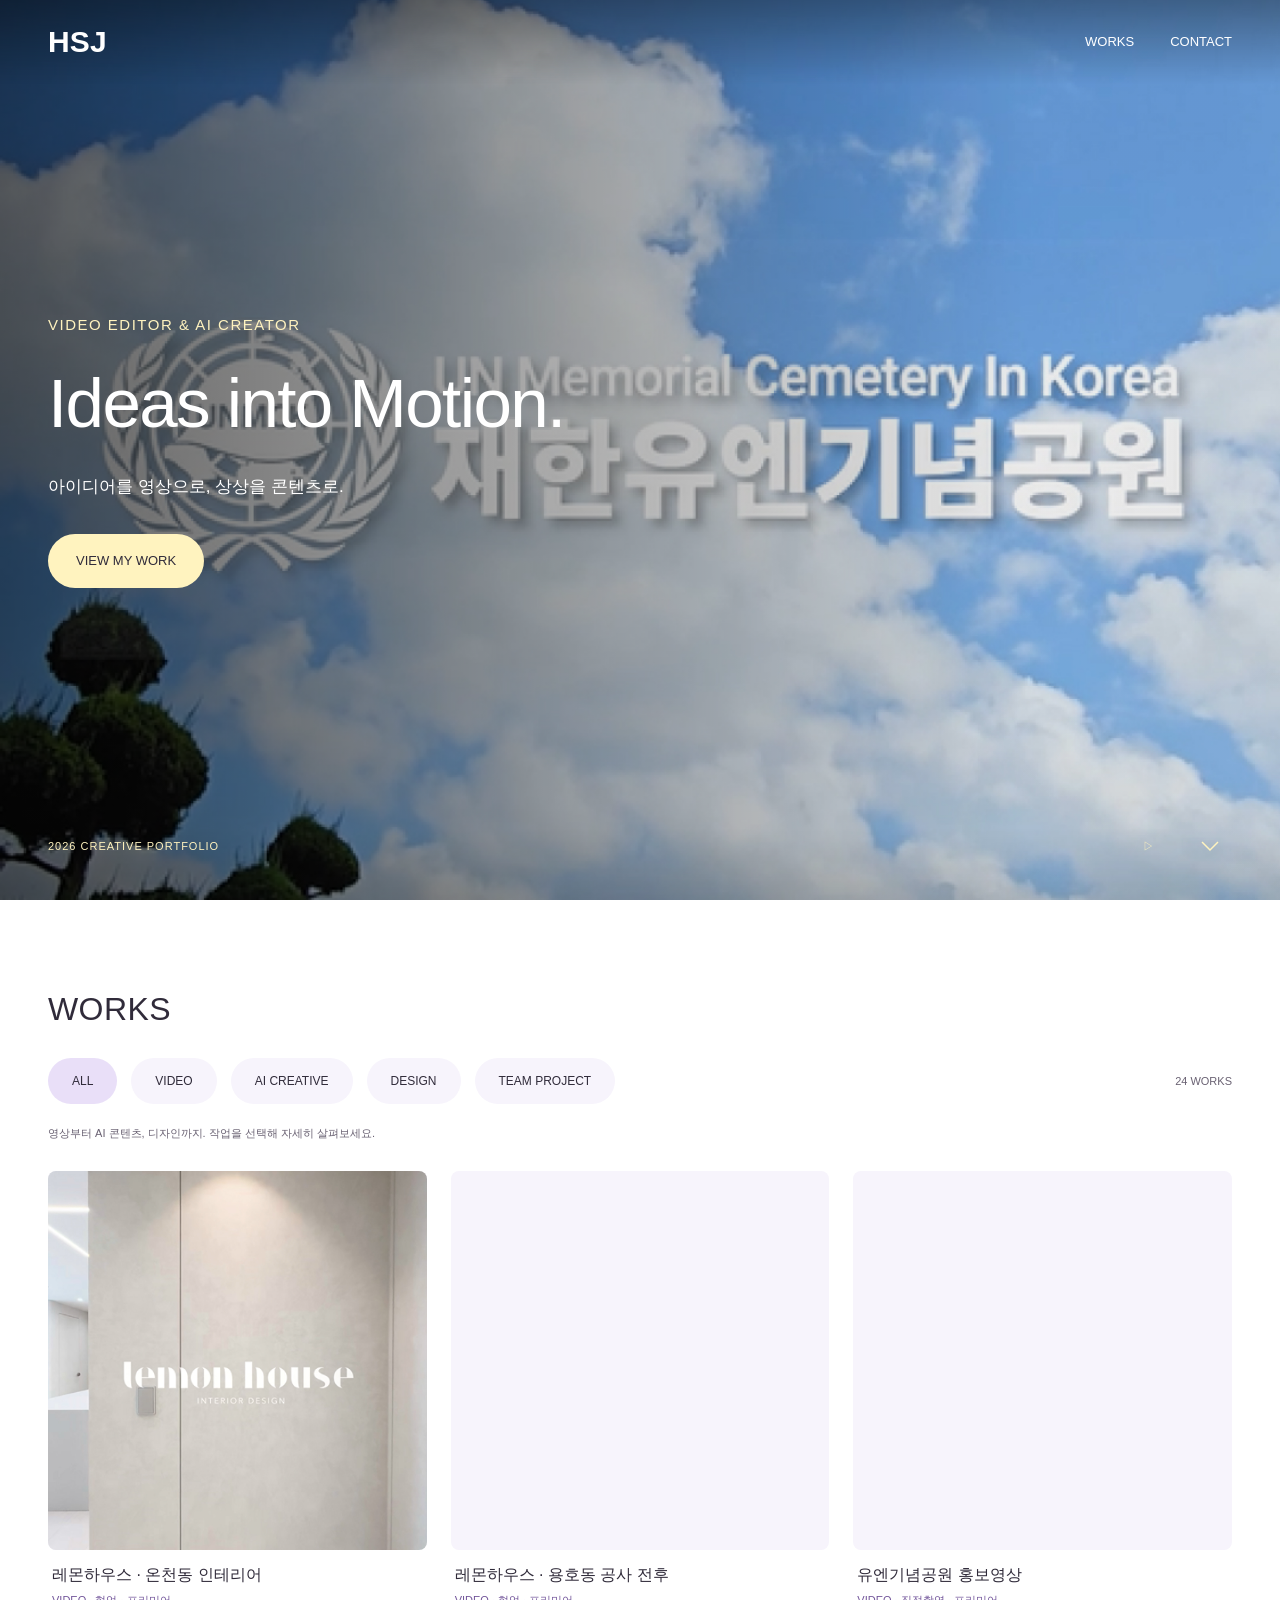
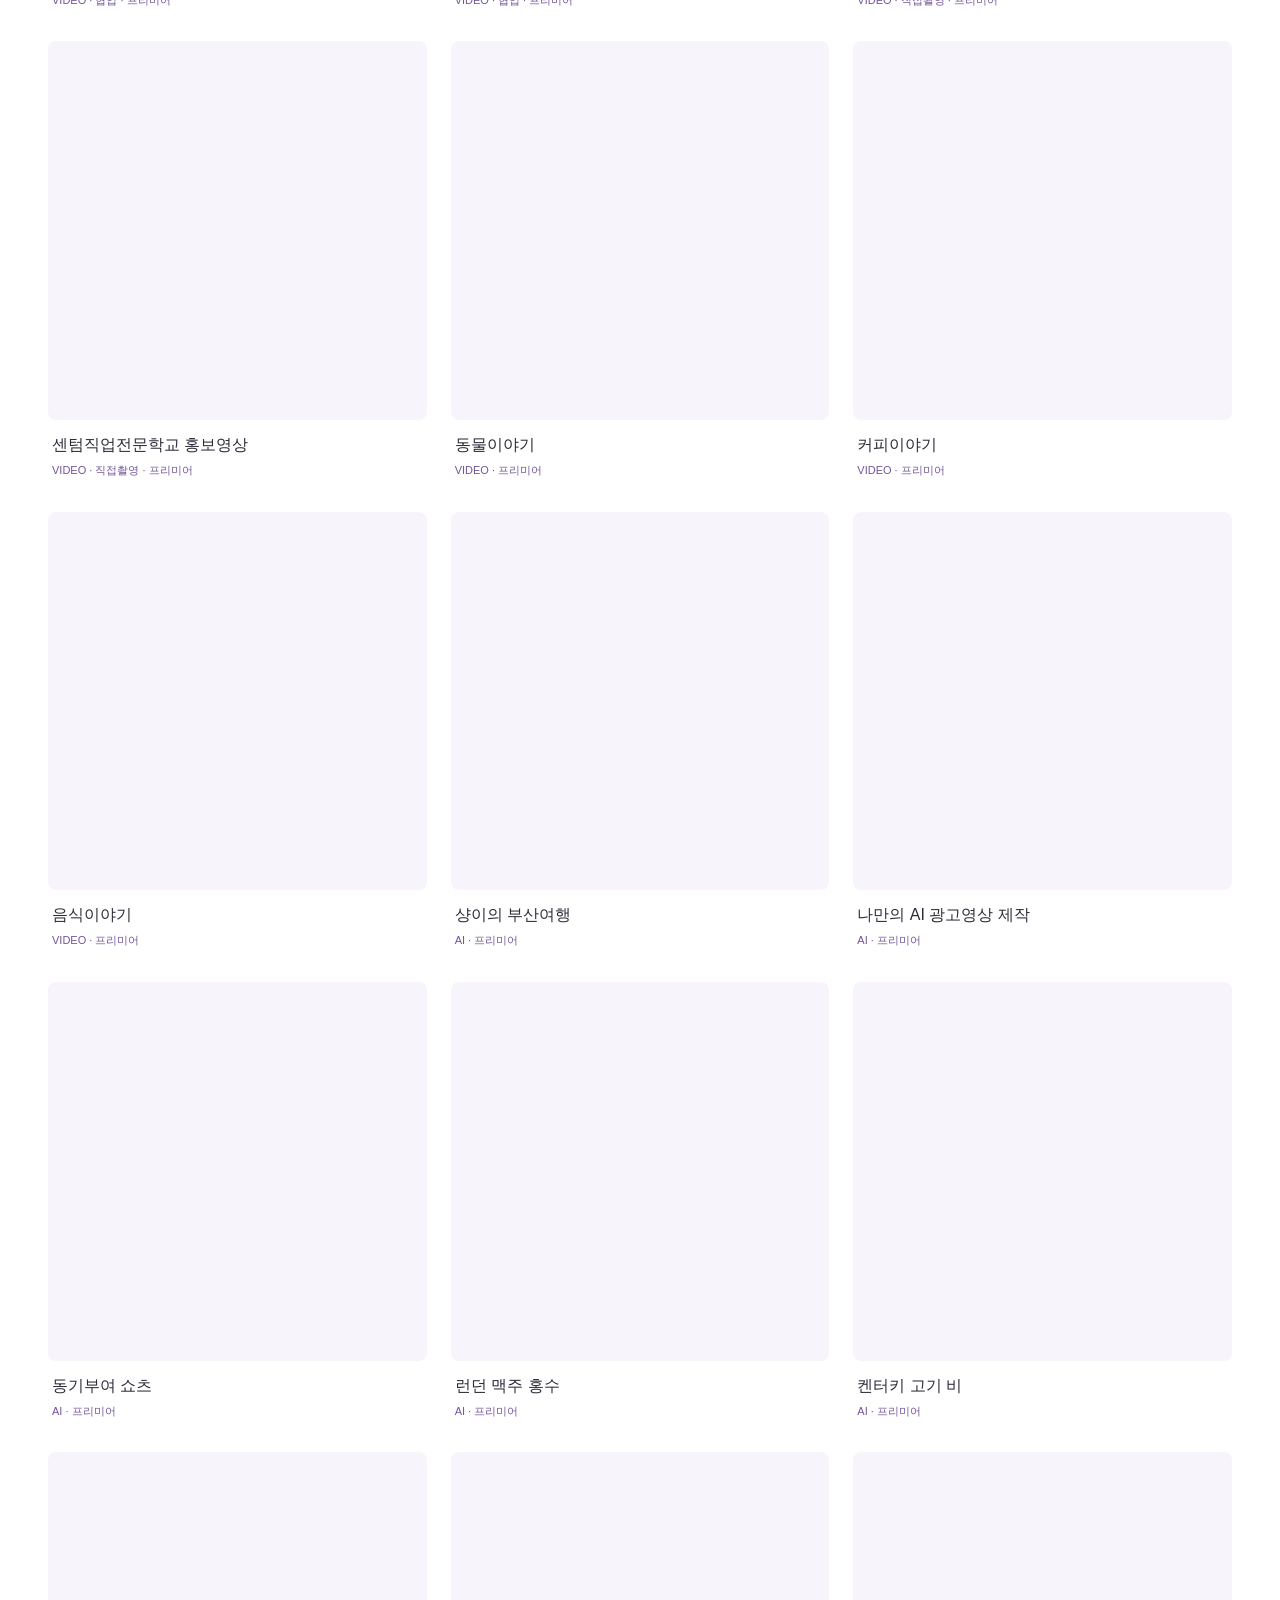
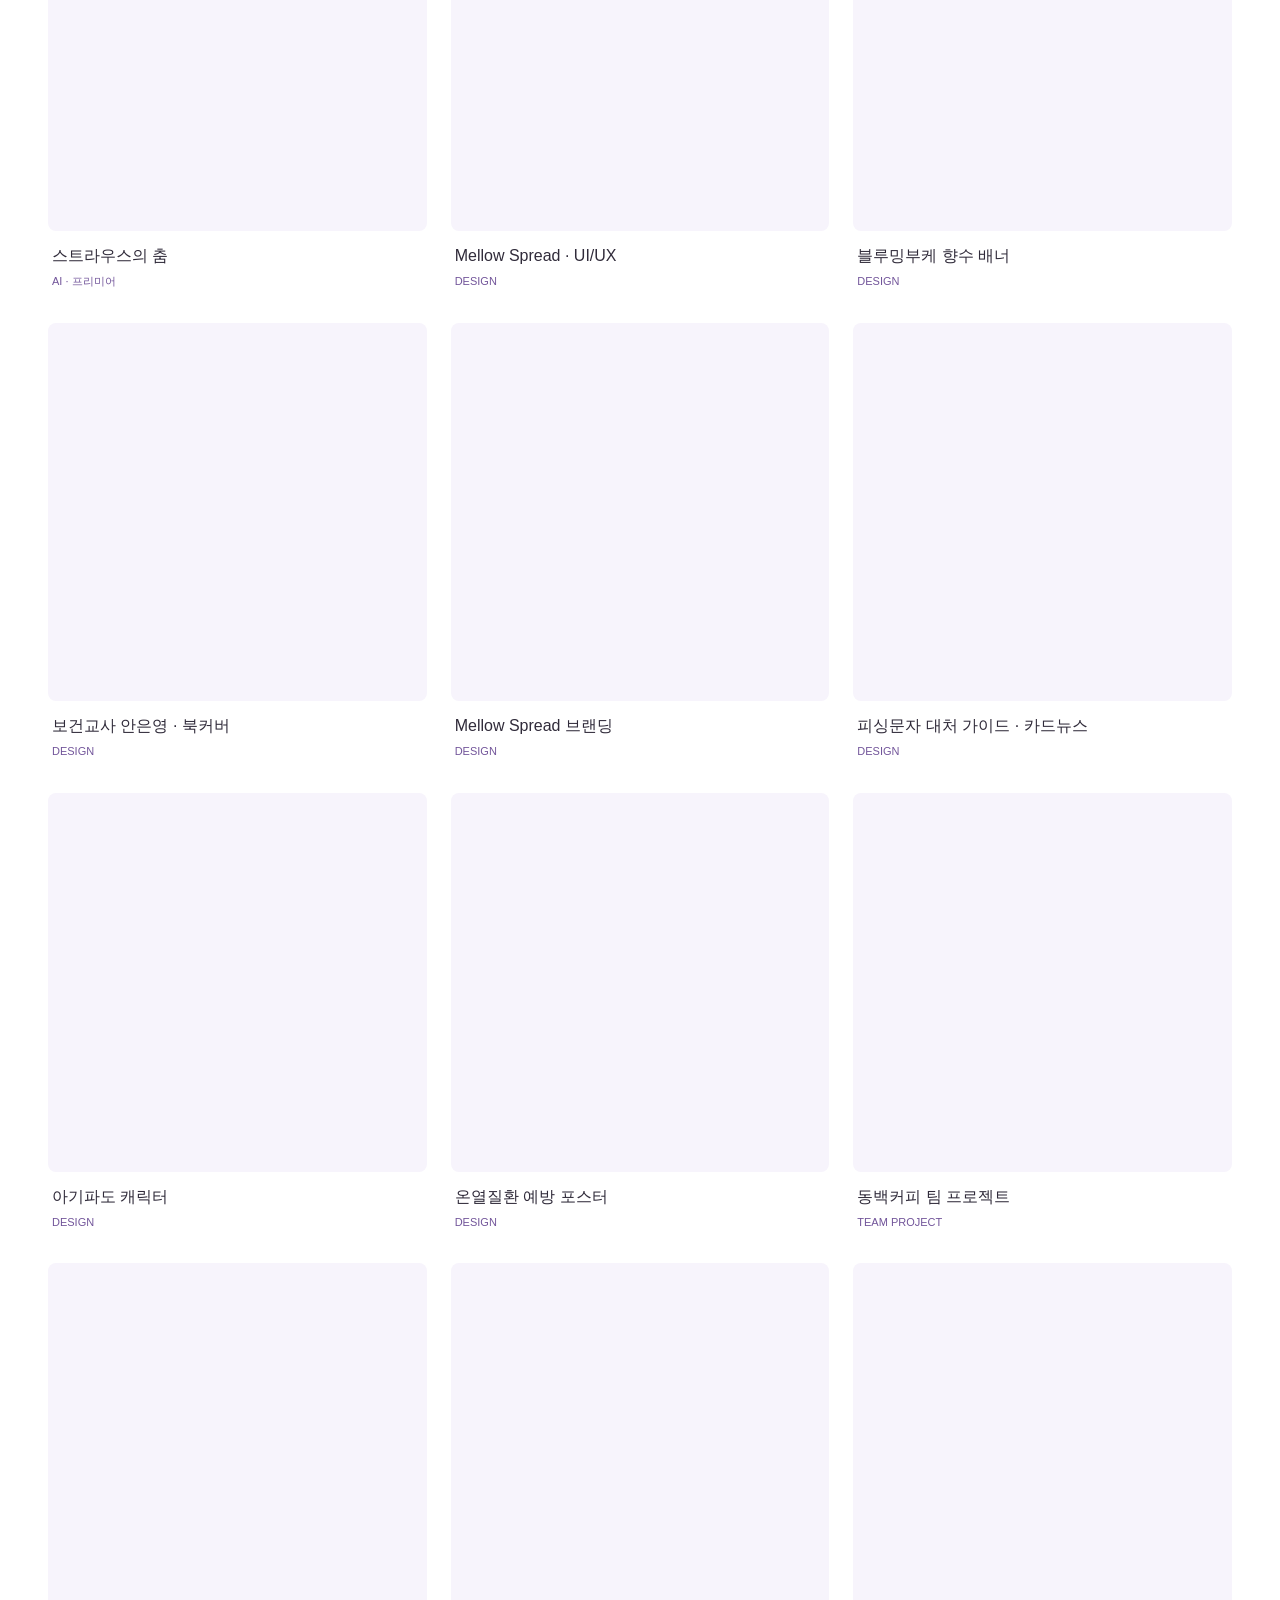
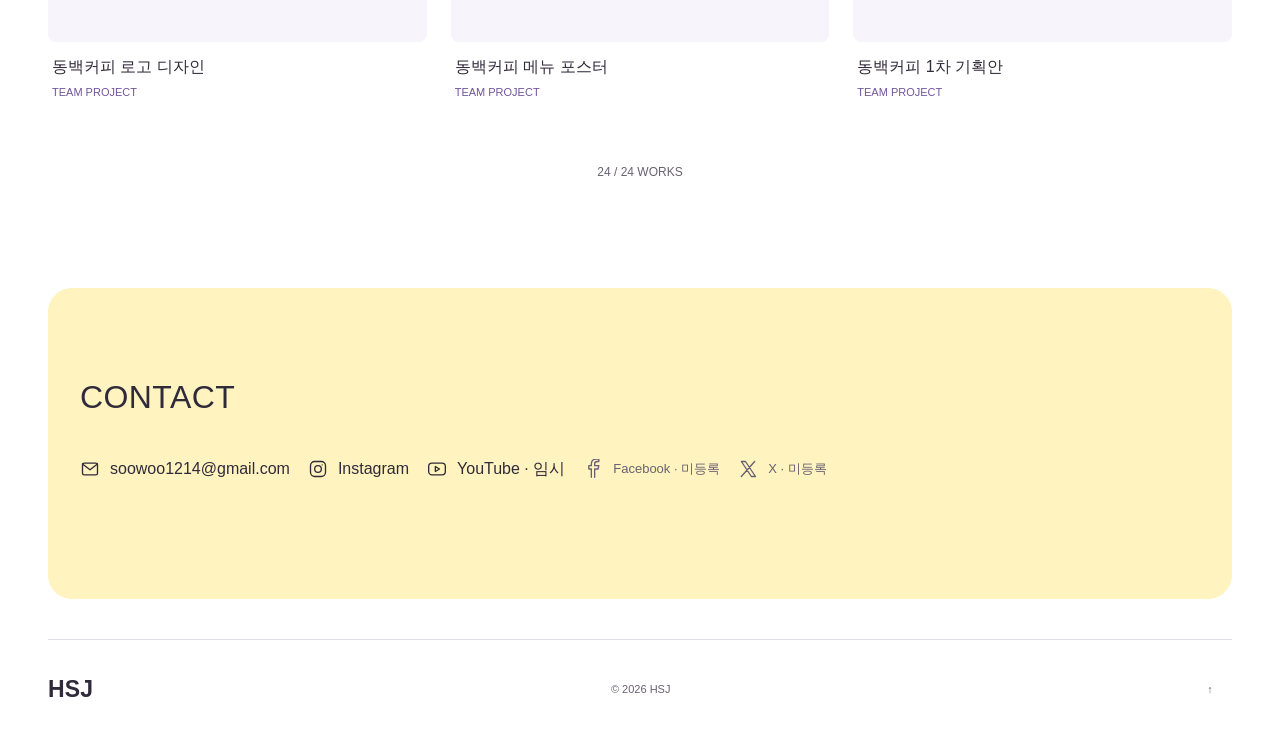
<file: index.html>
<!DOCTYPE html>
<html lang="ko">
 <head>
  <meta charset="utf-8"/>
  <meta content="width=device-width,initial-scale=1" name="viewport"/>
  <meta content="HSJ 영상편집 · AI 영상 제작 · 디자인 포트폴리오. 영상과 디자인 작업을 소개합니다." name="description"/>
  <title>
   HSJ | Creative Portfolio
  </title>
  <link href="MY-PORTFOLIO-FILES/05-branding/favicon.svg" rel="icon"/>
  <link href="vendor/bootstrap.min.css" rel="stylesheet"/>
  <link href="css/style.css" rel="stylesheet"/>
  <script defer="" src="vendor/bootstrap.bundle.min.js">
  </script>
  <script defer="" src="data/projects.js">
  </script>
  <script defer="" src="js/common.js">
  </script>
  <script defer="" src="js/main.js">
  </script>
  <script defer src="js/gallery.js"></script>
  <script defer src="js/hero.js"></script>
 </head>
 <body>
  <a class="skip" href="#works">
   작품으로 바로 가기
  </a>
  <header class="site-header" id="header">
   <nav aria-label="주 메뉴" class="shell navbar navbar-expand-md">
    <a aria-label="HSJ 처음으로" class="brand" href="#home">
     HSJ
    </a>
    <button aria-controls="main-nav" aria-expanded="false" aria-label="메뉴 열기" class="navbar-toggler" data-bs-target="#main-nav" data-bs-toggle="collapse">
     <span aria-hidden="true">
      ☰
     </span>
    </button>
    <div class="collapse navbar-collapse" id="main-nav">
     <div class="nav-links ms-auto">
      <a href="#works">
       WORKS
      </a>
      <a href="#contact">
       CONTACT
      </a>
     </div>
    </div>
   </nav>
  </header>
  <main>
   <section aria-labelledby="hero-title" class="hero" id="home">
    <img alt="" class="hero-media" src="MY-PORTFOLIO-FILES/04-team-project/thumbnails/01-dongbaek-coffee.png"/>
    <video aria-hidden="true" class="hero-media" id="hero-video" muted="" playsinline="" poster="MY-PORTFOLIO-FILES/04-team-project/thumbnails/01-dongbaek-coffee.png" preload="metadata" tabindex="-1">
     <source src="MY-PORTFOLIO-FILES/04-team-project/dongbaek-coffee.mp4" type="video/mp4"/>
    </video>
    <div class="hero-shade">
    </div>
    <div class="shell hero-copy">
     <p class="eyebrow">
      VIDEO EDITOR &amp; AI CREATOR
     </p>
     <h1 id="hero-title">
      Ideas into Motion.
     </h1>
     <p class="hero-subtitle">
      아이디어를 영상으로, 상상을 콘텐츠로.
     </p>
     <a class="primary-button" href="#works">
      VIEW MY WORK
     </a>
    </div>
    <div class="shell hero-foot">
     <span>
      2026 CREATIVE PORTFOLIO
     </span>
     <div class="hero-controls">
      <button aria-label="배경 영상 재생" aria-pressed="false" id="motion-toggle">
       ▷
      </button>
      <a aria-label="작품으로 내려가기" href="#works">
       <svg aria-hidden="true" viewBox="0 0 24 24">
        <path d="m4 8 8 8 8-8">
        </path>
       </svg>
      </a>
     </div>
    </div>
   </section>
   <section aria-labelledby="works-title" class="section shell" id="works">
    <h2 id="works-title">
     WORKS
    </h2>
    <div class="work-toolbar">
     <div aria-label="작품 분류" class="filters" role="group">
      <button aria-pressed="true" data-filter="all">
       ALL
      </button>
      <button aria-pressed="false" data-filter="video">
       VIDEO
      </button>
      <button aria-pressed="false" data-filter="ai">
       AI CREATIVE
      </button>
      <button aria-pressed="false" data-filter="design">
       DESIGN
      </button>
<button aria-pressed="false" data-filter="team">TEAM PROJECT</button>
     </div>
     <span id="result-count" role="status">
     </span>
    </div>
    <p class="sample-notice">
     영상부터 AI 콘텐츠, 디자인까지. 작업을 선택해 자세히 살펴보세요.
    </p>
    <div class="row g-4" id="project-grid">
    </div>
    <noscript>
     작품 목록을 보려면 JavaScript를 켜주세요.
    </noscript>
    <div id="load-area" class="load-area"><button id="load-more" type="button">작업 더 보기</button><p id="load-status" role="status"></p></div>
   </section>
   <section aria-labelledby="contact-title" class="section shell" id="contact">
    <h2 id="contact-title">
     CONTACT
    </h2>
    <div class="contact-links" id="contact-links">
    </div>
   </section>
  </main>
  <footer class="shell">
   <a class="brand" href="#home">
    HSJ
   </a>
   <span>
    ©
    <span data-year="">
    </span>
    HSJ
   </span>
   <a aria-label="맨 위로" href="#home">
    ↑
   </a>
  </footer>
  <dialog aria-labelledby="design-title" id="design-dialog">
   <div class="dialog-head">
    <h2 id="design-title">
    </h2>
    <button aria-label="디자인 팝업 닫기" id="dialog-close">
     ×
    </button>
   </div>
   <div class="viewer-wrap">
    <div aria-label="디자인 이미지. 스크롤 또는 드래그하여 이동" id="design-viewport" tabindex="0">
     <img alt="" draggable="false" id="design-image"/>
    </div>
    <div class="edge-zone edge-left">
     <button aria-label="이전 이미지" id="slide-prev">
      ‹
     </button>
    </div>
    <div class="edge-zone edge-right">
     <button aria-label="다음 이미지" id="slide-next">
      ›
     </button>
    </div>
   </div>
   <div class="dialog-bottom">
    <span id="slide-status" role="status">
    </span>
    <button aria-pressed="false" aria-label="원본 크기로 보기" id="zoom-toggle">⤢</button>
   </div>
  </dialog>
 </body>
</html>
</file>
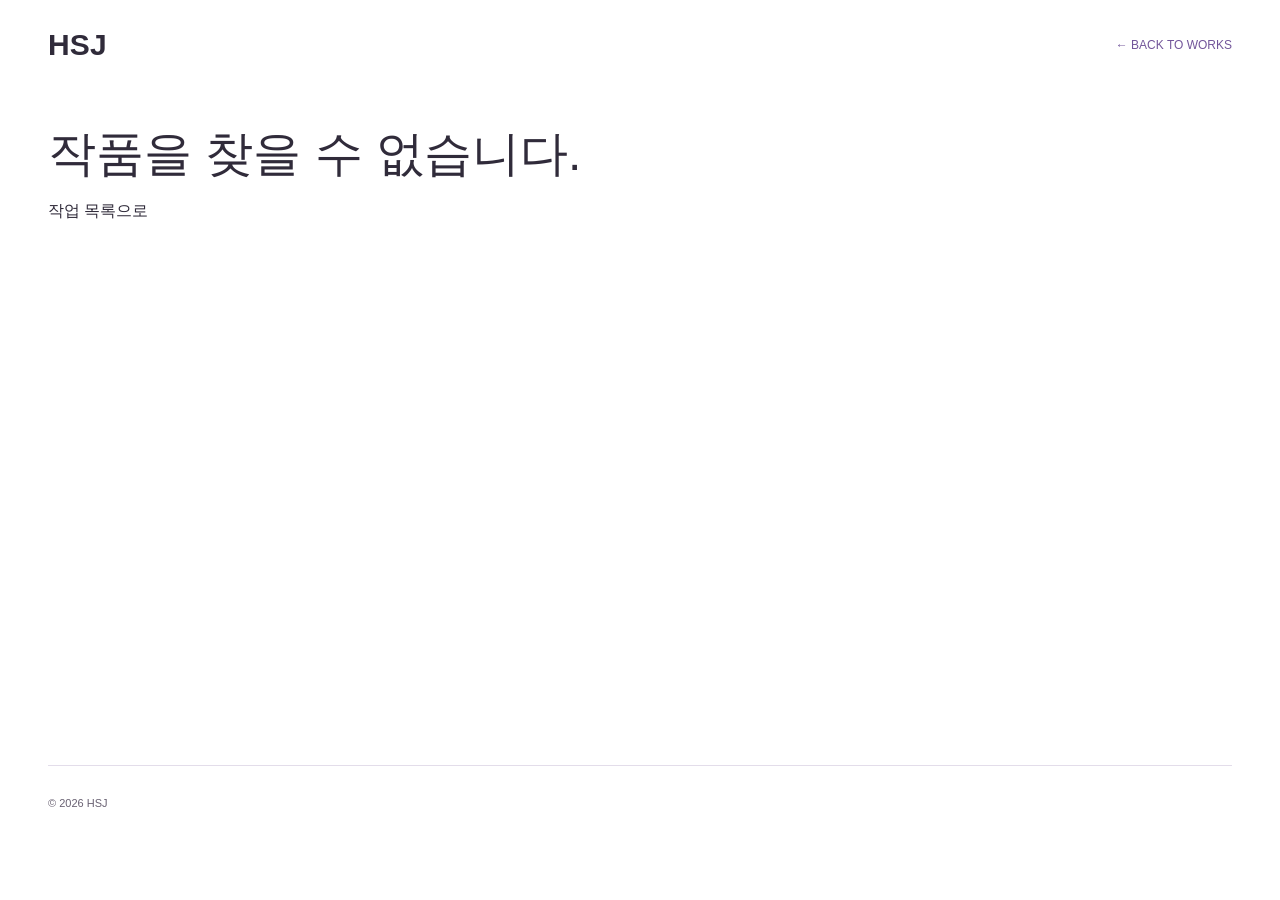
<file: figma.html>
<!DOCTYPE html>
<html lang="ko">
 <head>
  <meta charset="utf-8"/>
  <meta content="width=device-width,initial-scale=1" name="viewport"/>
  <title>
   Figma | HSJ
  </title>
  <link href="MY-PORTFOLIO-FILES/05-branding/favicon.svg" rel="icon"/>
  <link href="vendor/bootstrap.min.css" rel="stylesheet"/>
  <link href="css/style.css" rel="stylesheet"/>
  <script defer="" src="data/projects.js">
  </script>
  <script defer="" src="js/common.js">
  </script>
  <script defer="" src="js/detail.js">
  </script>
 </head>
 <body data-detail-type="figma">
  <a class="skip" href="#detail">
   본문으로 바로 가기
  </a>
  <header class="detail-header shell">
   <a class="brand" href="index.html">
    HSJ
   </a>
   <a href="index.html#works">
    ← BACK TO WORKS
   </a>
  </header>
  <main class="detail-main shell" id="detail">
   <noscript>
    JavaScript를 켜주세요.
   </noscript>
  </main>
  <footer class="shell">
   <span>
    ©
    <span data-year="">
    </span>
    HSJ
   </span>
  </footer>
 </body>
</html>
</file>
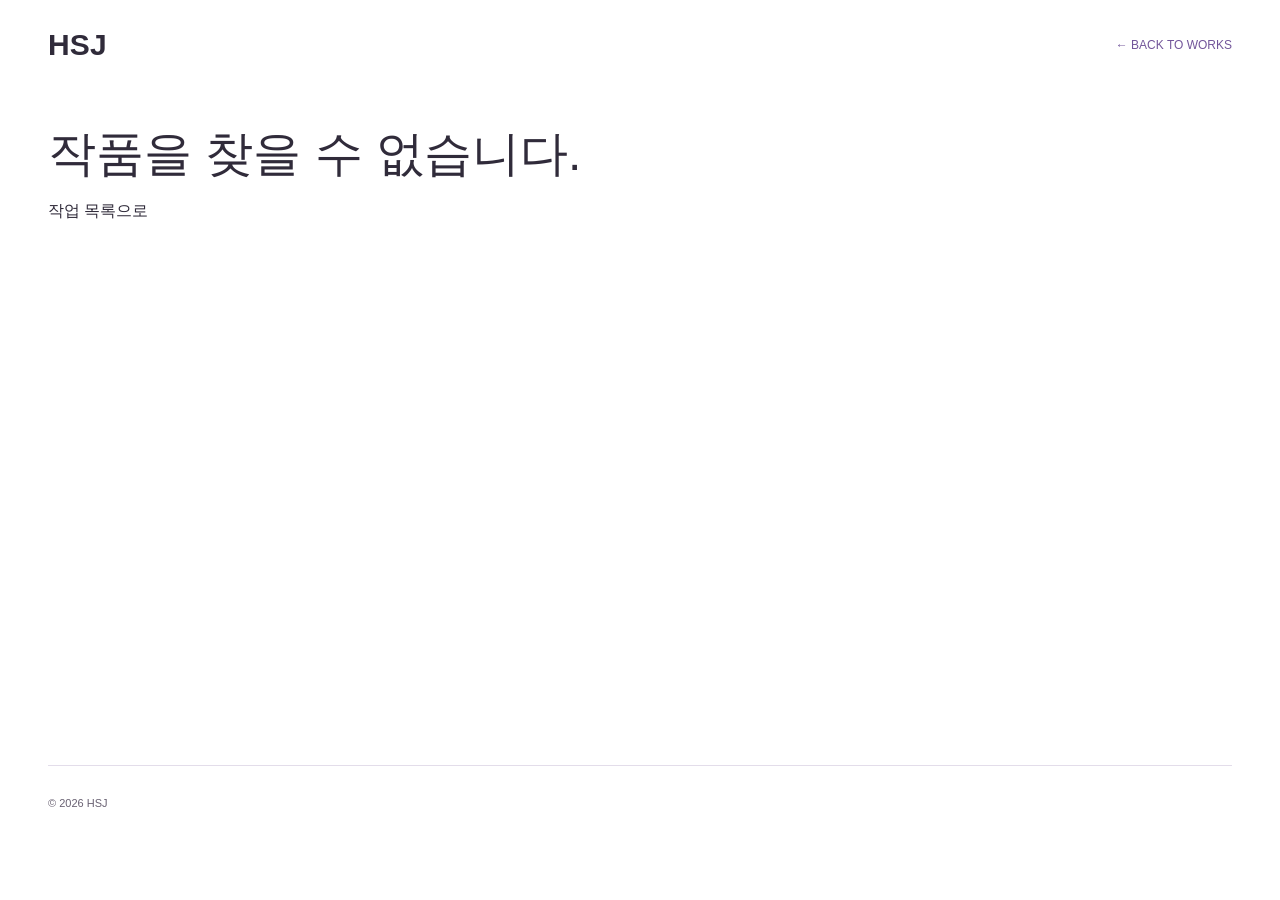
<file: video.html>
<!DOCTYPE html>
<html lang="ko">
 <head>
  <meta charset="utf-8"/>
  <meta content="width=device-width,initial-scale=1" name="viewport"/>
  <title>
   Video | HSJ
  </title>
  <link href="MY-PORTFOLIO-FILES/05-branding/favicon.svg" rel="icon"/>
  <link href="vendor/bootstrap.min.css" rel="stylesheet"/>
  <link href="css/style.css" rel="stylesheet"/>
  <script defer="" src="data/projects.js">
  </script>
  <script defer="" src="js/common.js">
  </script>
  <script defer="" src="js/detail.js">
  </script>
 </head>
 <body data-detail-type="video">
  <a class="skip" href="#detail">
   본문으로 바로 가기
  </a>
  <header class="detail-header shell">
   <a class="brand" href="index.html">
    HSJ
   </a>
   <a href="index.html#works">
    ← BACK TO WORKS
   </a>
  </header>
  <main class="detail-main shell" id="detail">
   <noscript>
    JavaScript를 켜주세요.
   </noscript>
  </main>
  <footer class="shell">
   <span>
    ©
    <span data-year="">
    </span>
    HSJ
   </span>
  </footer>
 </body>
</html>
</file>
<file: css/style.css>
/* 1. 색상 변수 → 기본 요소 → 메뉴/HOME → WORKS → 팝업/상세 → 반응형 */
:root{
  --bg:#FFFFFF;
  --lemon:#FFF3BF;
  --lavender-soft:#E9DFF8;
  --alt:#F7F4FC;
  --lavender:#72559A;
  --purple:#5F447F;
  --text:#302B3A;
  --muted:#696172;
  --line:#E3DDEA;
  --bs-body-bg:var(--bg);
  --bs-body-color:var(--text)
}
*{
  box-sizing:border-box
}
html{
  scroll-behavior:smooth;
  scroll-padding-top:100px
}
body{
  margin:0;
  font-family:Montserrat,Pretendard,"Malgun Gothic",Arial,sans-serif;
  line-height:1.7;
  word-break:keep-all
}
a{
  color:inherit;
  text-decoration:none
}
a:hover{
  color:var(--lavender)
}
button{
  font:inherit;
  color:inherit;
  background:none;
  border:0;
  cursor:pointer
}
button:disabled{
  opacity:.3;
  cursor:default
}
a,button{
  touch-action:manipulation
}
a:focus-visible,button:focus-visible,[tabindex]:focus-visible{
  outline:2px solid var(--lavender);
  outline-offset:5px
}
img{
  display:block;
  max-width:100%
}
[hidden]{
  display:none!important
}
::selection{
  background:var(--lavender);
  color:var(--bg)
}
.shell{
  max-width:1240px;
  width:calc(100% - 96px);
  margin-inline:auto
}
.skip{
  position:fixed;
  top:-100px;
  left:12px;
  padding:10px;
  background:var(--lavender);
  color:var(--bg);
  z-index:100
}
.skip:focus{
  top:10px
}
.brand{
  font-size:30px;
  font-weight:600;
  letter-spacing:.2px;
  line-height:1
}
.site-header{
  position:fixed;
  inset:0 0 auto;
  z-index:20;
  transition:background .25s;
}
.site-header.scrolled,.site-header:has(.show),.site-header:has(.collapsing){
  background:rgba(255,255,255,.96);
  backdrop-filter:blur(12px)
}
.navbar{
  padding-block:27px
}
.nav-links{
  display:flex;
  gap:36px;
  font-size:13px;
  font-weight:500
}
.navbar-toggler{
  color:var(--text);
  border:1px solid var(--line);
  min-width:44px;
  min-height:44px;
  font-size:21px
}
.hero{
  position:relative;
  isolation:isolate;
  min-height:660px;
  height:100svh;
  max-height:1100px;
  display:flex;
  align-items:center;
  background:var(--alt);
  overflow:hidden
}
.hero-media,.hero-shade{
  position:absolute;
  inset:0;
  width:100%;
  height:100%;
  object-fit:cover;
  z-index:-3
}
.hero-shade{
  z-index:-1;
  background:linear-gradient(90deg,rgba(255,255,255,.95),rgba(255,249,220,.75)),linear-gradient(0deg,#fff,transparent 60%)
}
.hero-copy{
  padding-block:100px
}
.eyebrow{
  font-size:15px;
  color:var(--lavender);
  letter-spacing:1.5px;
  margin:0 0 25px
}
.hero h1{
  font-size:clamp(42px,5.4vw,76px);
  font-weight:500;
  letter-spacing:-1.6px;
  line-height:1.2;
  margin-bottom:28px
}
.hero-subtitle{
  font-size:17px;
  margin-bottom:32px
}
.primary-button{
  display:inline-flex;
  align-items:center;
  justify-content:center;
  min-height:54px;
  padding:13px 28px;
  border-radius:32px;
  background:var(--lemon);
  color:var(--text);
  font-size:13px;
  transition:background .2s
}
.primary-button:hover{
  background:var(--lavender-soft);
  color:var(--text)
}
.hero-foot{
  position:absolute;
  bottom:32px;
  left:0;
  right:0;
  display:flex;
  justify-content:space-between;
  align-items:center;
  font-size:11px;
  letter-spacing:1px;
  color:var(--lavender)
}
.hero-controls{
  display:flex;
  gap:18px;
  align-items:center
}
.hero-controls button,.hero-controls a{
  display:grid;
  place-items:center;
  width:44px;
  height:44px
}
.hero-controls svg{
  width:24px;
  fill:none;
  stroke:currentColor;
  stroke-width:1.5
}
.section{
  padding-block:90px
}
h2{
  font-size:32px;
  font-weight:500;
  margin-bottom:30px;
  letter-spacing:.4px
}
.work-toolbar{
  display:flex;
  justify-content:space-between;
  align-items:center;
  gap:16px
}
.filters{
  display:flex;
  gap:14px;
  flex-wrap:wrap
}
.filters button{
  min-height:46px;
  padding:10px 24px;
  border-radius:28px;
  font-size:12px;
  background:var(--alt);
  transition:background .2s
}
.filters button[aria-pressed=true]{
  background:var(--lavender-soft);
  color:var(--text)
}
.filters button:hover{
  background:#E6DCF6
}
#result-count{
  font-size:11px;
  color:var(--muted);
  white-space:nowrap
}
.sample-notice{
  font-size:11px;
  color:var(--muted);
  margin:20px 0 28px
}
.project-card{
  position:relative
}
.project-media{
  position:relative;
  aspect-ratio:1/1;
  border-radius:8px;
  overflow:hidden;
  background:var(--alt)
}
.project-open{
  display:block;
  width:100%;
  height:100%;
  padding:0;
  text-align:left;
  color:inherit
}
.project-open img{
  width:100%;
  height:100%;
  object-fit:cover;
  transition:transform .4s
}
.project-media:hover img{
  transform:scale(1.025)
}
.sample-label{
  position:absolute;
  left:14px;
  top:14px;
  padding:3px 8px;
  background:var(--lemon);
  font-size:10px;
  pointer-events:none;
  letter-spacing:.5px
}
.card-actions{
  position:absolute;
  inset:auto 14px 14px auto;
  display:flex;
  gap:8px;
  pointer-events:none
}
.icon-action{
  width:44px;
  height:44px;
  display:grid;
  place-items:center;
  background:#fffffff0;
  color:var(--lavender);
  border:1px solid #9e87bd;
  border-radius:50%;
  pointer-events:auto;
  opacity:0;
  transition:opacity .2s
}
.project-media:hover .icon-action,.project-media:focus-within .icon-action{
  opacity:1
}
.icon{
  width:20px;
  height:20px;
  fill:none;
  stroke:currentColor;
  stroke-width:1.6;
  stroke-linecap:round;
  stroke-linejoin:round
}
.project-info{
  padding:13px 4px 8px
}
.project-info h3{
  font-size:16px;
  line-height:1.5;
  font-weight:500;
  margin:0 0 4px;
  transition:color .2s
}
.project-card:hover h3,.project-card:focus-within h3{
  color:var(--lavender)
}
.project-info p{
  font-size:11px;
  color:var(--lavender);
  margin:0
}
.project-tags{
  font-size:10px!important;
  color:var(--muted)!important;
  margin-top:5px!important
}
.alternate{
  background:var(--alt)
}




.note{
  font-size:11px;
  margin-top:25px
}
.muted{
  color:var(--muted)
}
.contact-links{
  display:flex;
  flex-wrap:wrap;
  gap:18px;
  align-items:center;
  margin-bottom:18px
}
.contact-links a,.contact-links .unavailable{
  display:inline-flex;
  align-items:center;
  gap:10px;
  min-height:44px
}
.contact-links .unavailable{
  font-size:13px;
  color:var(--muted)
}
#contact-note{
  font-size:12px
}
footer{
  border-top:1px solid var(--line);
  padding-block:28px;
  display:flex;
  align-items:center;
  justify-content:space-between;
  color:var(--muted);
  font-size:11px
}
footer .brand{
  color:var(--text);
  font-size:23px
}
footer>a:last-child{
  display:grid;
  place-items:center;
  width:44px;
  height:44px
}
.reveal{
  opacity:1
}
.js-reveal .reveal:not(.visible){
  opacity:0;
  transform:translateY(18px)
}
.js-reveal .reveal.visible{
  animation:appear .6s ease var(--delay,0s) both
}
@keyframes appear{
  from{
    opacity:0;
    transform:translateY(18px)
  }
  to{
    opacity:1;
    transform:none
  }
}
dialog{
  padding:0;
  border:1px solid var(--line);
  border-radius:10px;
  background:var(--alt);
  color:var(--text);
  width:min(1120px,94vw);
  max-width:94vw;
  height:90dvh;
  max-height:90dvh;
  overflow:hidden
}
dialog[open]{
  display:flex;
  flex-direction:column
}
dialog::backdrop{
  background:#40364c80;
  backdrop-filter:blur(5px)
}
.dialog-head{
  padding:12px 22px;
  display:flex;
  justify-content:space-between;
  align-items:center;
  border-bottom:1px solid var(--line);
  gap:15px
}
.dialog-head h2{
  font-size:17px;
  margin:0;
  letter-spacing:0
}
.dialog-head button{
  font-size:28px;
  width:44px;
  height:44px;
  flex-shrink:0
}
.viewer-wrap{
  position:relative;
  flex:1;
  min-height:0
}
.viewer-wrap:has(.zoomed){
  background:var(--alt)
}
#design-viewport{
  width:100%;
  height:100%;
  overflow:auto;
  overscroll-behavior:contain;
  touch-action:pan-y;
  cursor:grab
}
#design-viewport.zoomed{
  touch-action:pan-x pan-y
}
#design-viewport.dragging{
  cursor:grabbing
}
#design-image{
  width:100%;
  max-width:none;
  height:auto;
  user-select:none
}
#design-viewport.zoomed #design-image{
  width:160%
}
.edge-zone{
  position:absolute;
  top:0;
  bottom:0;
  width:64px;
  display:flex;
  align-items:center;
  pointer-events:none
}
.edge-left{
  left:0
}
.edge-right{
  right:0;
  justify-content:flex-end
}
.edge-zone button{
  pointer-events:auto;
  opacity:0;
  width:54px;
  height:100%;
  max-height:150px;
  color:var(--lavender);
  font-size:52px;
  font-weight:200;
  text-shadow:0 1px 8px #000;
  transition:opacity .2s;
  background:linear-gradient(90deg,#201b2b80,transparent)
}
.edge-right button{
  background:linear-gradient(-90deg,#201b2b80,transparent)
}
.edge-zone:hover button,.edge-zone button:focus-visible{
  opacity:1
}
.edge-zone button:disabled{
  pointer-events:none;
  visibility:hidden
}
.dialog-bottom{
  display:flex;
  justify-content:center;
  align-items:center;
  gap:22px;
  padding:8px 12px;
  border-top:1px solid var(--line);
  font-size:12px
}
.dialog-bottom button{
  min-height:44px;
  padding:8px
}
.pan-hint{
  font-size:11px;
  color:var(--muted)
}
.detail-header{
  display:flex;
  justify-content:space-between;
  align-items:center;
  padding-block:30px;
  gap:20px
}
.detail-header>a:last-child{
  font-size:12px;
  color:var(--lavender)
}
.detail-main{
  padding-block:35px 80px;
  min-height:75vh
}
.detail-main h1{
  font-size:clamp(28px,4vw,48px);
  font-weight:500;
  margin:0 0 14px
}
.detail-subtitle{
  color:var(--lavender);
  font-size:13px;
  margin-bottom:28px
}
.detail-player{
  display:block;
  max-width:100%;
  width:auto;
  height:auto;
  max-height:75vh;
  margin-inline:auto;
  background:var(--alt)
}
.player-wrap{
  background:var(--alt);
  border-radius:8px;
  overflow:hidden;
  margin-block:28px 20px
}
.detail-main h2{
  font-size:18px;
  letter-spacing:.3px;
  color:var(--lavender);
  margin:35px 0 14px
}
.detail-main p{
  font-size:14px
}
.detail-main .sample-notice{
  font-size:11px
}
.detail-links{
  display:flex;
  align-items:center;
  gap:15px;
  margin-block:18px
}
.detail-main .main-mockup{
  width:100%;
  border-radius:8px
}
.detail-images img{
  width:100%;
  height:auto
}
.detail-images{
  margin-block:20px
}
.prototype-link{
  width:100%;
  margin-top:8px
}
.link-pending{
  border:1px solid var(--line);
  border-radius:30px;
  min-height:54px;
  display:flex;
  align-items:center;
  justify-content:center;
  color:var(--muted);
  font-size:12px;
  padding:10px 16px
}
.empty-state{
  padding-block:70px
}
.detail-description{
  max-width:850px;
  color:var(--muted)
}
@media(hover:none),(pointer:coarse){
  .icon-action{
    opacity:1
  }
  .edge-zone button{
    opacity:1
  }
  .edge-zone{
    width:48px
  }
  .edge-zone button{
    width:44px
  }
  .project-open img{
    transform:none!important
  }
}
@media(max-width:991px){
  .shell{
    width:calc(100% - 64px)
  }
  
  .hero h1{
    max-width:650px
  }
  .section{
    padding-block:70px
  }
}
@media(max-width:767px){
  .nav-links{
    padding-block:25px 6px;
    gap:25px
  }
  .navbar{
    padding-block:20px
  }
  
  .hero h1{
    max-width:500px
  }
  .hero{
    min-height:620px
  }
  .hero-subtitle{
    font-size:15px
  }
}
@media(max-width:575px){
  .shell{
    width:calc(100% - 40px)
  }
  .hero{
    max-height:950px
  }
  .hero h1{
    font-size:46px;
    max-width:340px;
    letter-spacing:-1px
  }
  .eyebrow{
    font-size:12px;
    letter-spacing:1px
  }
  .hero-copy{
    padding-bottom:80px
  }
  .hero-subtitle{
    font-size:13px
  }
  .hero-foot{
    bottom:20px;
    font-size:9px;
    letter-spacing:.5px
  }
  .hero-controls{
    gap:6px
  }
  .primary-button{
    font-size:12px;
    padding-inline:24px
  }
  .section{
    padding-block:56px
  }
  h2{
    font-size:27px;
    margin-bottom:23px
  }
  .filters{
    gap:7px;
    flex-wrap:nowrap;
    width:100%
  }
  .filters button{
    padding:9px 13px;
    font-size:10px;
    min-height:44px
  }
  .work-toolbar{
    align-items:flex-start;
    flex-direction:column;
    gap:12px
  }
  #result-count{
    font-size:10px
  }
  .sample-notice{
    font-size:10px
  }
  .project-info h3{
    font-size:15px
  }
  .dialog-head{
    padding:8px 12px
  }
  .dialog-head h2{
    font-size:14px
  }
  .pan-hint{
    display:none
  }
  .dialog-bottom{
    gap:16px
  }
  .detail-header{
    padding-block:23px
  }
  .detail-header>a:last-child{
    font-size:10px
  }
  .detail-header .brand{
    font-size:26px
  }
  .detail-main{
    padding-top:25px
  }
  .detail-main p{
    font-size:13px
  }
}
@media(prefers-reduced-motion:reduce){
  html{
    scroll-behavior:auto
  }
  *,*:before,*:after{
    animation:none!important;
    transition:none!important
  }
  .js-reveal .reveal:not(.visible){
    opacity:1;
    transform:none
  }
}

/* 밝은 테마: 사진과 영상 자체의 색은 변경하지 않습니다. */
#contact { background: var(--lemon); border-radius: 24px; padding-inline: 32px; margin-bottom: 40px; }
::selection { background: var(--lavender-soft); color: var(--text); }
.skip { color: white; }
.hero-media { opacity: .55; }

/* 실제 영상이 선명하게 보이는 HOME. 본문은 밝은 테마를 유지합니다. */
.hero-media { opacity: 1; }
.hero-shade { background: linear-gradient(90deg,rgba(0,0,0,.62),rgba(0,0,0,.08) 80%); }
.hero-copy, .hero-subtitle { color: #fff; }
.hero .eyebrow, .hero-foot { color: #fff3bf; }
.site-header:not(.scrolled):not(:has(.show)):not(:has(.collapsing)) { color: white; background: linear-gradient(rgba(0,0,0,.35),transparent); }
.site-header:not(.scrolled) .navbar-toggler { color: inherit; }
#design-image { width: min(100%, var(--natural-width, 100%)); margin-inline: auto; }
#design-viewport.zoomed #design-image { width: var(--natural-width,100%); }
/* 스크롤 목록: 번호 페이지 없이 다음 작품을 이어 붙입니다. */
.load-area { text-align:center; padding-top:36px; }
#load-more { border:1px solid var(--line); background:var(--alt); border-radius:28px; padding:12px 28px; }
#load-status { color:var(--muted); font-size:12px; margin-top:16px; }
/* 메타데이터에 저장된 실제 비율을 재생 전부터 적용해 화면 크기 변경을 막습니다. */
.player-wrap { width:min(100%,calc(75vh * var(--video-ratio))); aspect-ratio:var(--video-ratio); margin:28px auto; background:#111; }
.detail-player { width:100%; height:100%; max-height:none; object-fit:contain; }
@media(max-width:575px) { .filters { flex-wrap:wrap; } }
</file>
